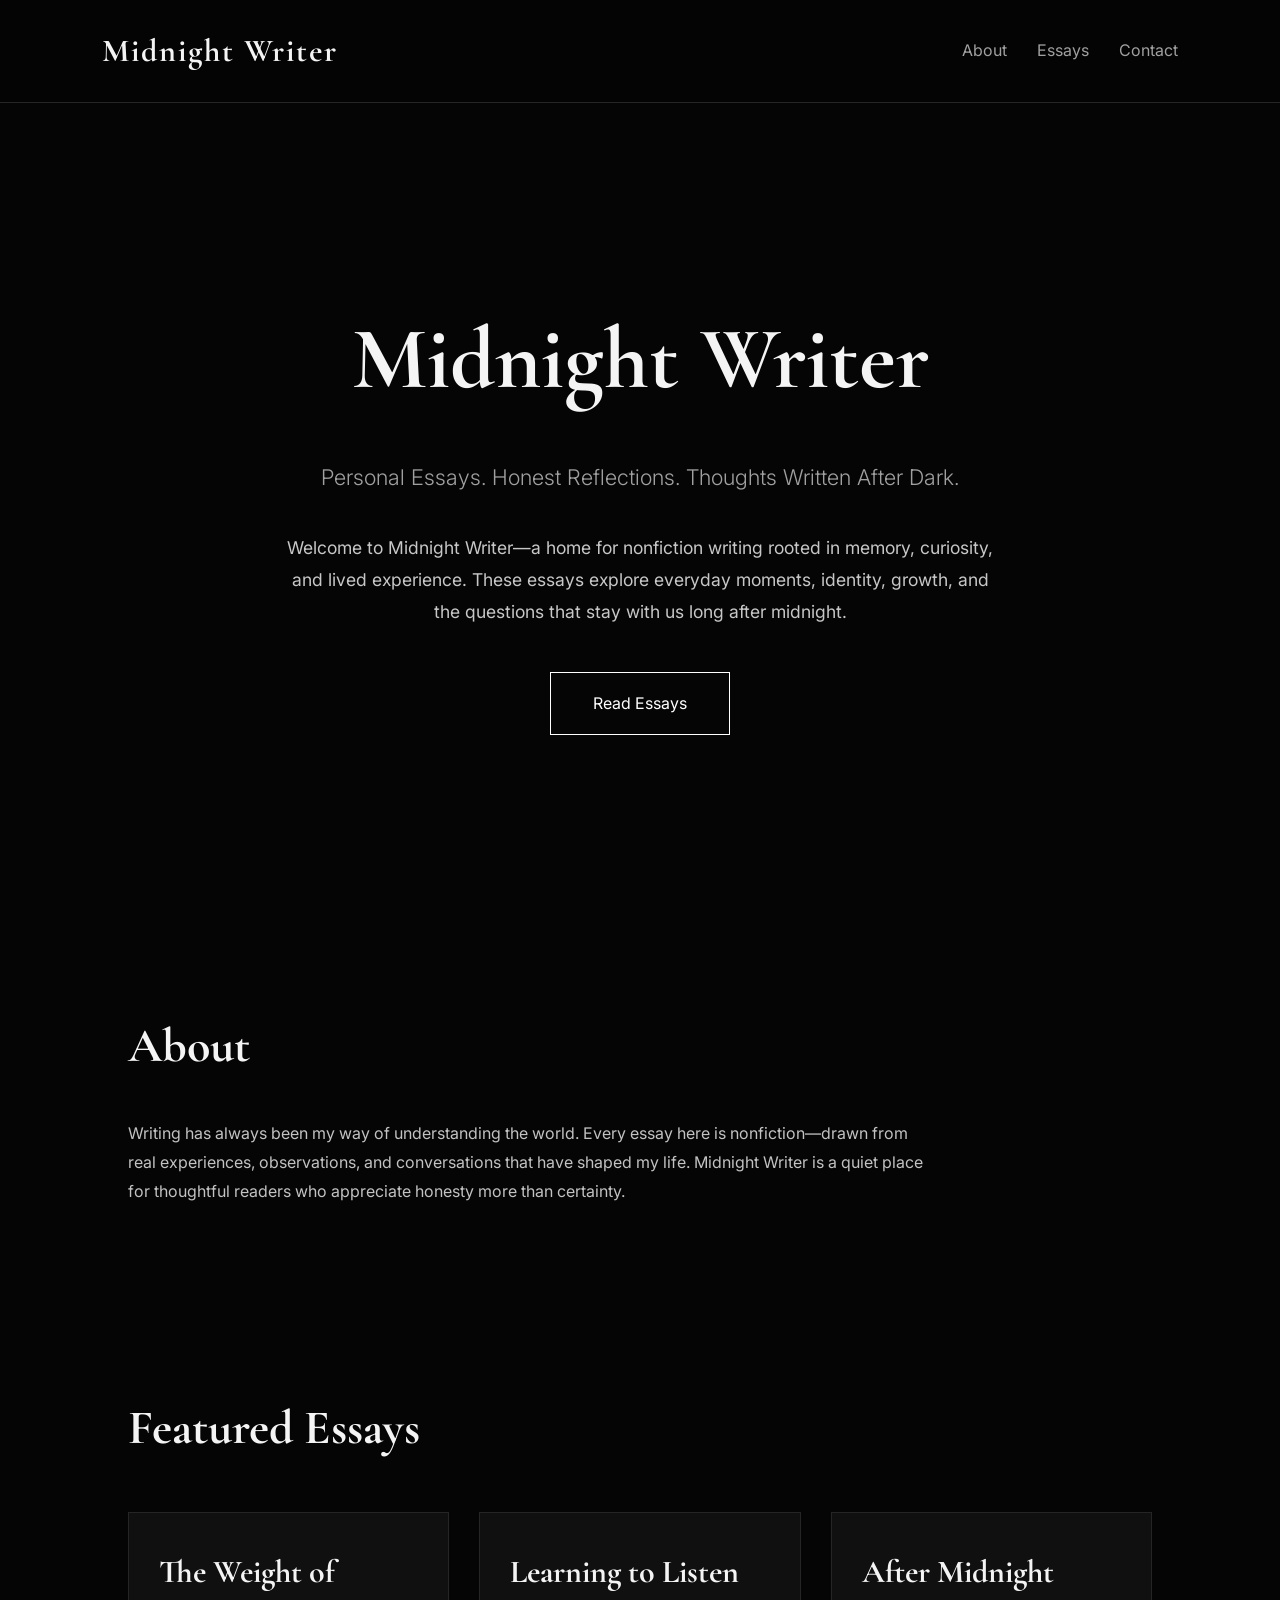
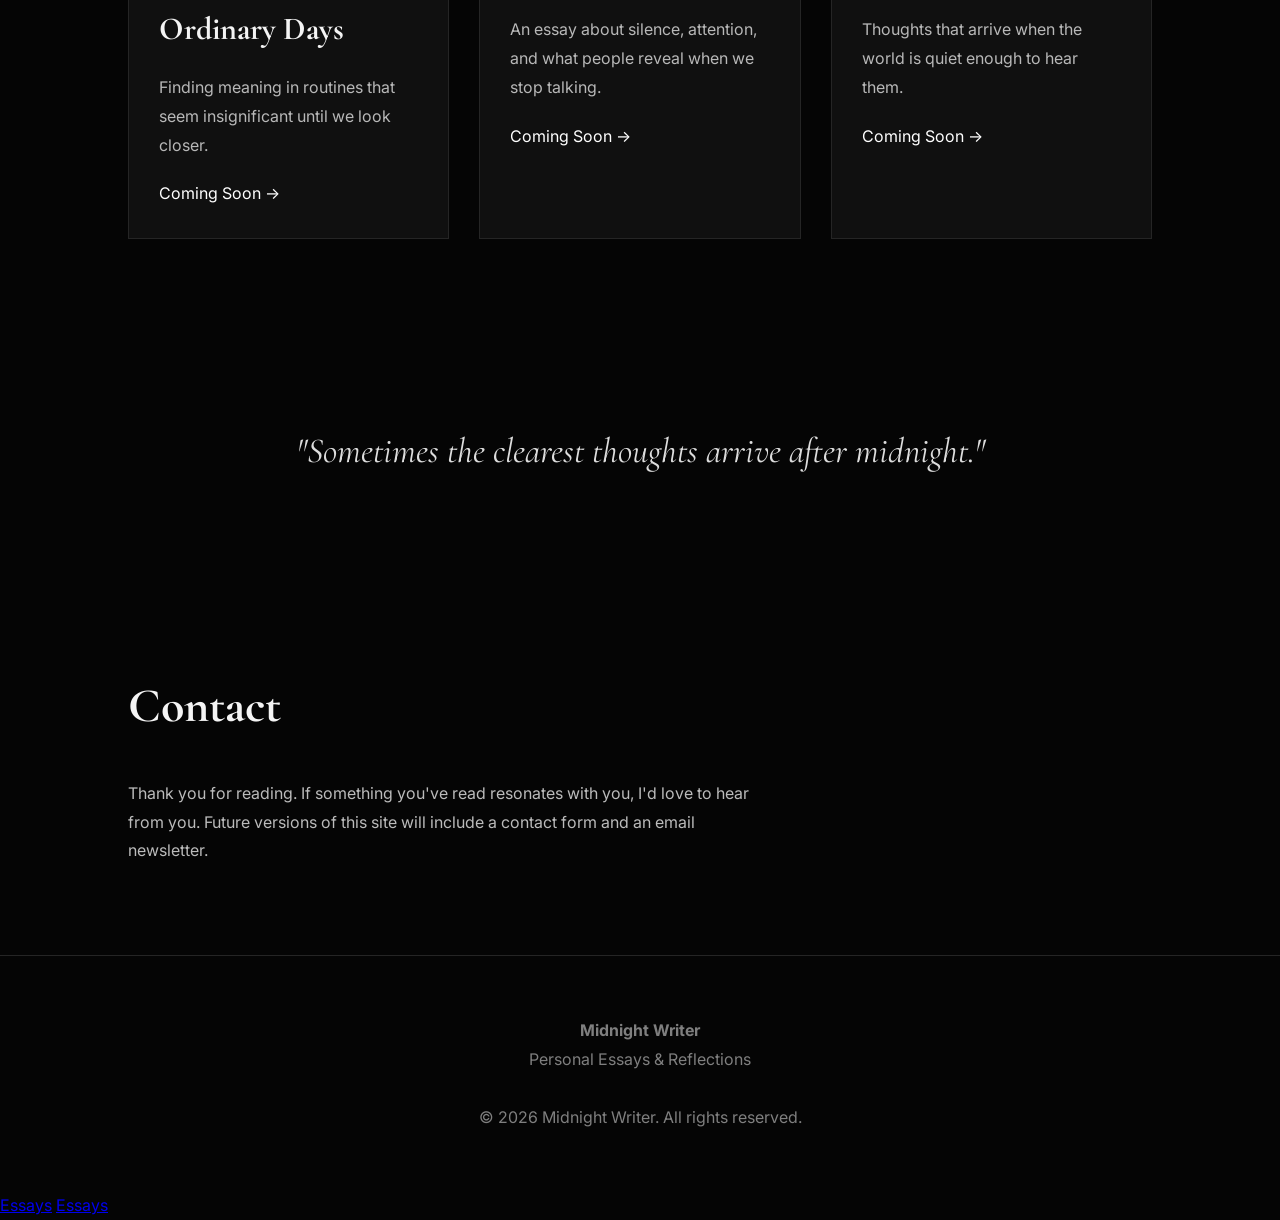
<file: index.html>
<!DOCTYPE html>
<html lang="en">
<head>
<meta charset="UTF-8">
<meta name="viewport" content="width=device-width, initial-scale=1.0">

<title>Midnight Writer | Personal Essays</title>

<link rel="preconnect" href="https://fonts.googleapis.com">
<link rel="preconnect" href="https://fonts.gstatic.com" crossorigin>

<link href="https://fonts.googleapis.com/css2?family=Inter:wght@300;400;500;700&family=Cormorant+Garamond:wght@400;600;700&display=swap" rel="stylesheet">

<style>

:root{
--bg:#050505;
--card:#101010;
--border:#252525;
--text:#f4f4f4;
--muted:#a0a0a0;
--accent:#ffffff;
}

*{
margin:0;
padding:0;
box-sizing:border-box;
}

html{
scroll-behavior:smooth;
}

body{
background:var(--bg);
color:var(--text);
font-family:Inter,sans-serif;
line-height:1.8;
}

header{
position:sticky;
top:0;
background:rgba(5,5,5,.92);
backdrop-filter:blur(12px);
border-bottom:1px solid var(--border);
padding:22px 8%;
display:flex;
justify-content:space-between;
align-items:center;
z-index:100;
}

.logo{
font-family:"Cormorant Garamond",serif;
font-size:2rem;
font-weight:700;
letter-spacing:2px;
}

nav{
display:flex;
gap:30px;
}

nav a{
color:var(--muted);
text-decoration:none;
transition:.3s;
}

nav a:hover{
color:white;
}

.hero{
min-height:90vh;
display:flex;
flex-direction:column;
justify-content:center;
align-items:center;
text-align:center;
padding:40px;
}

.hero h1{
font-family:"Cormorant Garamond",serif;
font-size:5.5rem;
margin-bottom:20px;
}

.hero h2{
font-weight:300;
font-size:1.35rem;
color:var(--muted);
margin-bottom:35px;
}

.hero p{
max-width:720px;
color:#c7c7c7;
font-size:1.1rem;
margin-bottom:45px;
}

.button{
display:inline-block;
padding:16px 42px;
border:1px solid white;
text-decoration:none;
color:white;
transition:.35s;
}

.button:hover{
background:white;
color:black;
}

section{
padding:90px 10%;
}

.section-title{
font-family:"Cormorant Garamond",serif;
font-size:3rem;
margin-bottom:30px;
}

.about p{
max-width:800px;
color:#c2c2c2;
}

.grid{
display:grid;
grid-template-columns:repeat(auto-fit,minmax(280px,1fr));
gap:30px;
margin-top:40px;
}

.card{
background:var(--card);
border:1px solid var(--border);
padding:30px;
transition:.3s;
}

.card:hover{
transform:translateY(-6px);
border-color:#444;
}

.card h3{
font-family:"Cormorant Garamond",serif;
font-size:2rem;
margin-bottom:15px;
}

.card p{
color:#b8b8b8;
margin-bottom:20px;
}

.read{
text-decoration:none;
color:white;
}

blockquote{
max-width:800px;
margin:auto;
font-family:"Cormorant Garamond",serif;
font-size:2.2rem;
text-align:center;
font-style:italic;
color:#ddd;
}

footer{
padding:60px 20px;
text-align:center;
border-top:1px solid var(--border);
color:#7f7f7f;
}

@media(max-width:768px){

header{
flex-direction:column;
gap:20px;
}

.hero h1{
font-size:3.4rem;
}

.hero h2{
font-size:1.1rem;
}

.section-title{
font-size:2.4rem;
}

}

</style>

</head>

<body>

<header>

<div class="logo">Midnight Writer</div>

<nav>
<a href="#about">About</a>
<a href="#essays">Essays</a>
<a href="#contact">Contact</a>
</nav>

</header>

<section class="hero">

<h1>Midnight Writer</h1>

<h2>Personal Essays. Honest Reflections. Thoughts Written After Dark.</h2>

<p>

Welcome to Midnight Writer—a home for nonfiction writing rooted in memory,
curiosity, and lived experience. These essays explore everyday moments,
identity, growth, and the questions that stay with us long after midnight.

</p>

<a class="button" href="#essays">Read Essays</a>

</section>

<section id="about" class="about">

<h2 class="section-title">About</h2>

<p>

Writing has always been my way of understanding the world. Every essay here is
nonfiction—drawn from real experiences, observations, and conversations that
have shaped my life. Midnight Writer is a quiet place for thoughtful readers
who appreciate honesty more than certainty.

</p>

</section>

<section id="essays">

<h2 class="section-title">Featured Essays</h2>

<div class="grid">

<div class="card">
<h3>The Weight of Ordinary Days</h3>
<p>
Finding meaning in routines that seem insignificant until we look closer.
</p>
<a class="read" href="#">Coming Soon →</a>
</div>

<div class="card">
<h3>Learning to Listen</h3>
<p>
An essay about silence, attention, and what people reveal when we stop talking.
</p>
<a class="read" href="#">Coming Soon →</a>
</div>

<div class="card">
<h3>After Midnight</h3>
<p>
Thoughts that arrive when the world is quiet enough to hear them.
</p>
<a class="read" href="#">Coming Soon →</a>
</div>

</div>

</section>

<section>

<blockquote>

"Sometimes the clearest thoughts arrive after midnight."

</blockquote>

</section>

<section id="contact">

<h2 class="section-title">Contact</h2>

<p style="max-width:650px;color:#bbb;">

Thank you for reading. If something you've read resonates with you, I'd love to
hear from you. Future versions of this site will include a contact form and an
email newsletter.

</p>

</section>

<footer>

<p><strong>Midnight Writer</strong></p>

<p>Personal Essays & Reflections</p>

<br>

<p>© 2026 Midnight Writer. All rights reserved.</p>

</footer>

</body>
</html>

<a href="#essays">Essays</a>

<a href="essays.html">Essays</a>
</file>
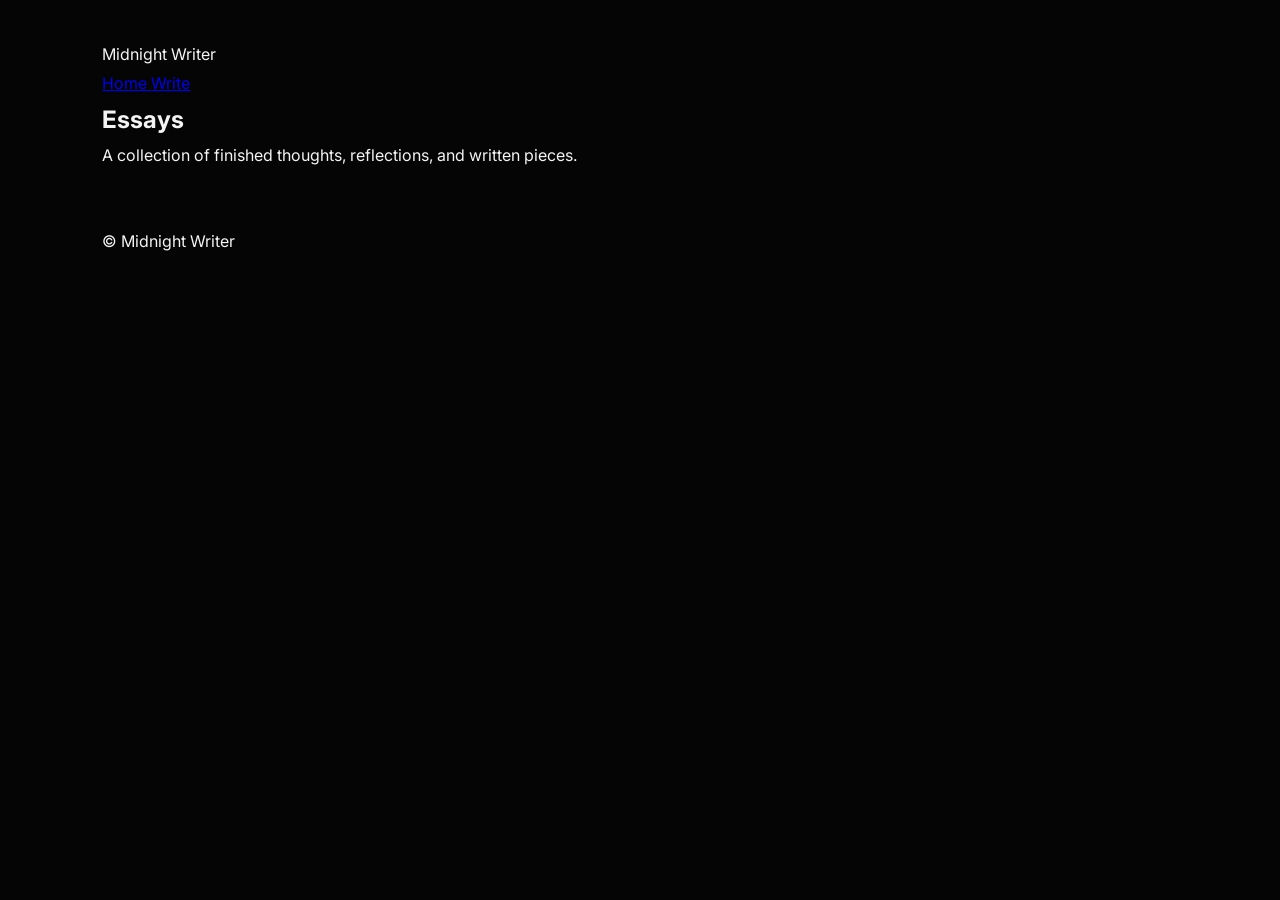
<file: essay.html>
<!DOCTYPE html> <html lang="en"> <head> <meta charset="UTF-8"> <meta name="viewport" content="width=device-width, initial-scale=1.0"> <title>Essays | Midnight Writer</title> <link href="https://fonts.googleapis.com/css2?family=Inter:wght@300;400;500;700&family=Cormorant+Garamond:wght@400;600;700&display=swap" rel="stylesheet"> <link rel="stylesheet" href="style.css"> </head> <body onload="loadEssays()"> <div class="container"> <nav> <div class="logo"> Midnight Writer </div> <div> <a href="index.html"> Home </a> <a href="write.html"> Write </a> </div> </nav> <section> <h1> Essays </h1> <p> A collection of finished thoughts, reflections, and written pieces. </p> <br><br> <section class="archive" id="essayArchive"> </section> </section> <footer> © Midnight Writer </footer> </div> <script src="script.js"></script> </body> </html>
</file>
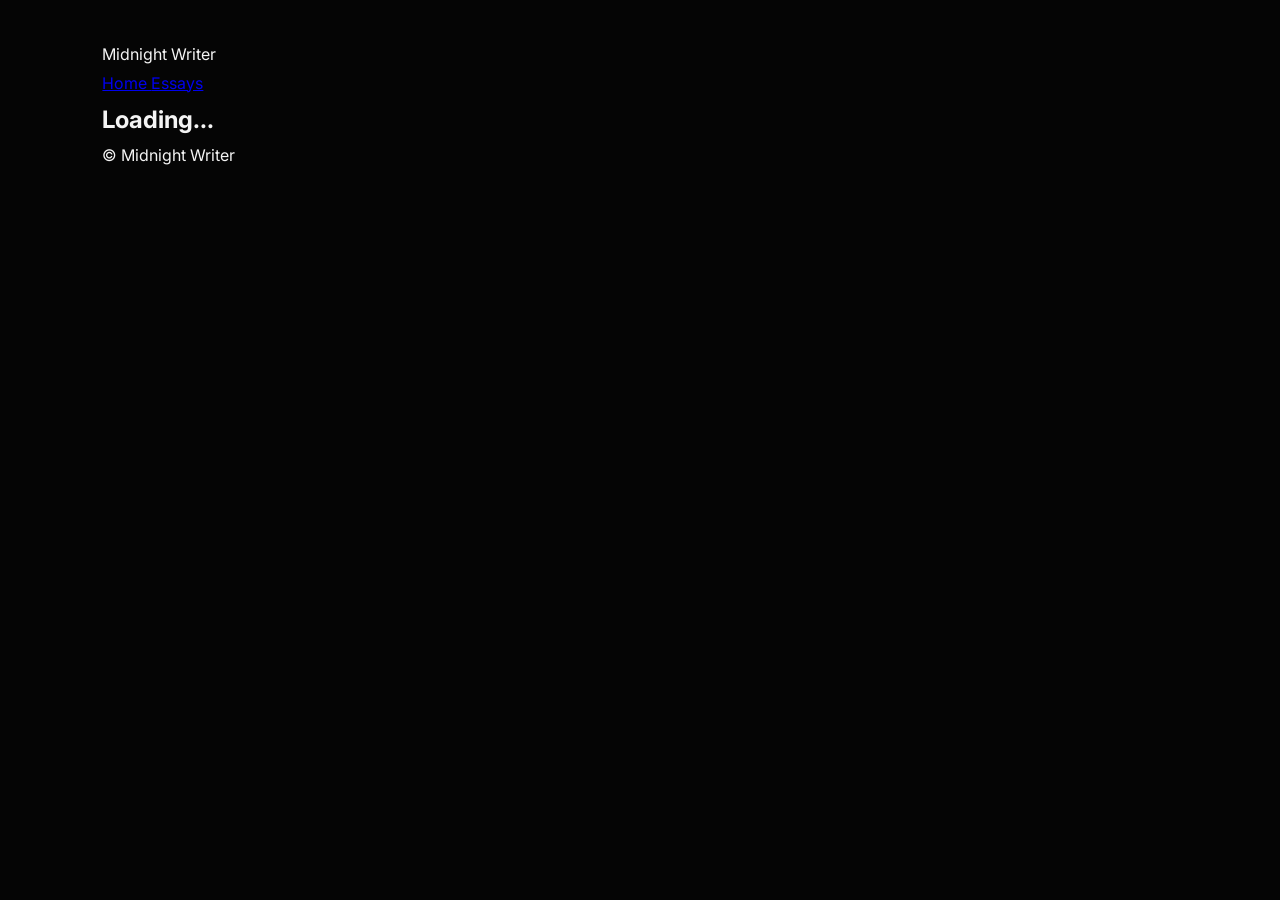
<file: read.html>
<!DOCTYPE html> <html lang="en"> <head> <meta charset="UTF-8"> <meta name="viewport" content="width=device-width, initial-scale=1.0"> <title>Read Essay | Midnight Writer</title> <link href="https://fonts.googleapis.com/css2?family=Inter:wght@300;400;500;700&family=Cormorant+Garamond:wght@400;600;700&display=swap" rel="stylesheet"> <link rel="stylesheet" href="style.css"> </head> <body onload="loadSingleEssay()"> <div class="container"> <nav> <div class="logo"> Midnight Writer </div> <div> <a href="index.html"> Home </a> <a href="essays.html"> Essays </a> </div> </nav> <article class="article" id="singleEssay"> <h1> Loading... </h1> </article> <footer> © Midnight Writer </footer> </div> <script src="script.js"></script> </body> </html>
</file>
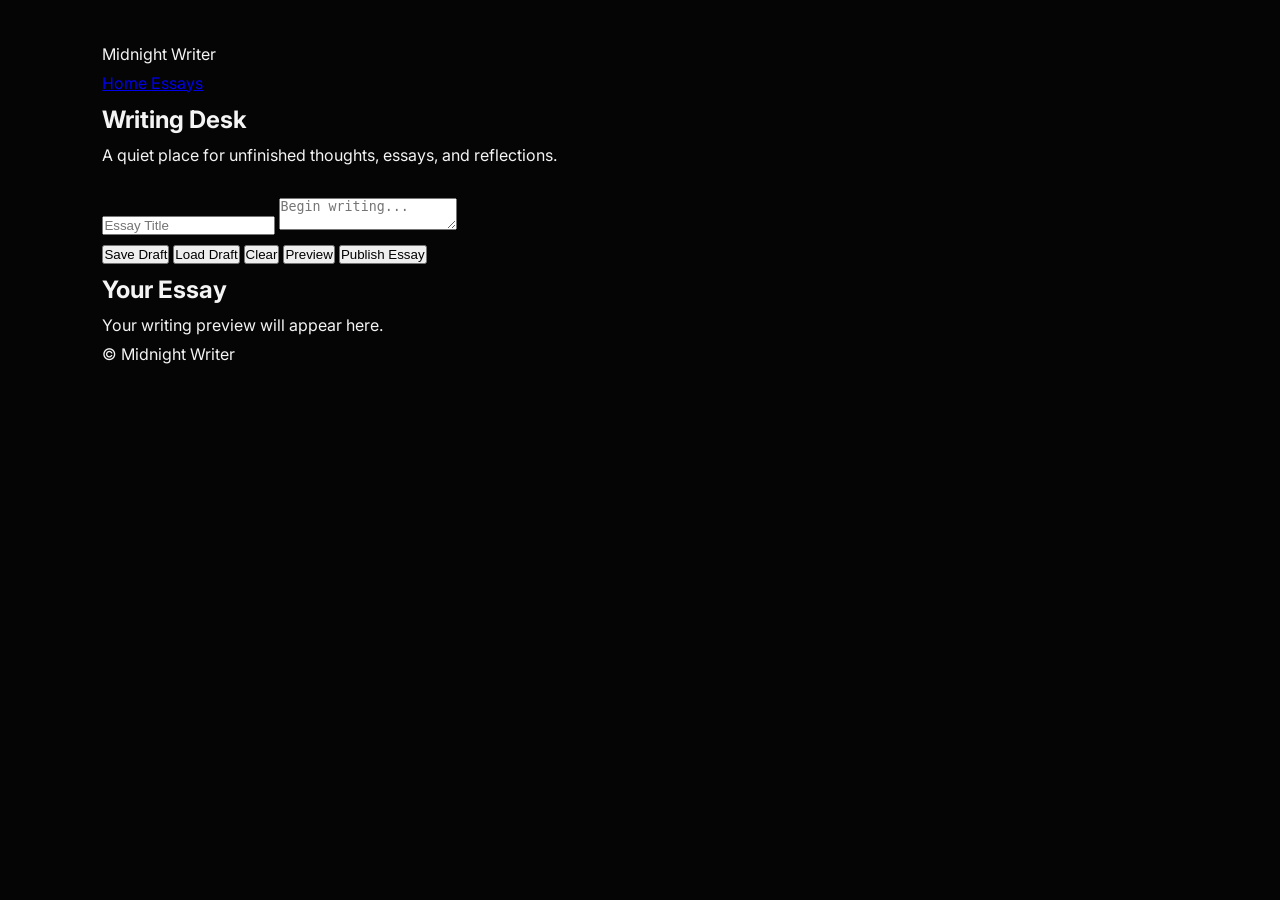
<file: write.html>
<!DOCTYPE html> <html lang="en"> <head> <meta charset="UTF-8"> <meta name="viewport" content="width=device-width, initial-scale=1.0"> <title>Writing Desk | Midnight Writer</title> <link href="https://fonts.googleapis.com/css2?family=Inter:wght@300;400;500;700&family=Cormorant+Garamond:wght@400;600;700&display=swap" rel="stylesheet"> <link rel="stylesheet" href="style.css"> </head> <body> <div class="container"> <nav> <div class="logo"> Midnight Writer </div> <div> <a href="index.html"> Home </a> <a href="essays.html"> Essays </a> </div> </nav> <section> <h1> Writing Desk </h1> <p> A quiet place for unfinished thoughts, essays, and reflections. </p> <br> <div class="editor"> <input id="title" placeholder="Essay Title" > <textarea id="content" placeholder="Begin writing..." ></textarea> <div class="buttons"> <button onclick="saveDraft()"> Save Draft </button> <button onclick="loadDraft()"> Load Draft </button> <button onclick="clearDraft()"> Clear </button> <button onclick="previewEssay()"> Preview </button> <button onclick="publishEssay()"> Publish Essay </button> </div> </div> </section> <section> <div class="card"> <h2 id="previewTitle"> Your Essay </h2> <p id="previewText"> Your writing preview will appear here. </p> </div> </section> <footer> © Midnight Writer </footer> </div> <script src="script.js"></script> </body> </html>
</file>
<file: style.css>
:root{ --bg:#050505; --card:#101010; --panel:#0b0b0b; --border:#252525; --text:#f4f4f4; --muted:#a0a0a0; } *{ margin:0; padding:0; box-sizing:border-box; } body{ background:var(--bg); color:var(--text); font-family:Inter, Arial, sans-serif; line-height:1.8; padding:40px 8%; } h1, h2, h3{ font-family:"Cormorant Garamond", Georgia, :root{ --bg:#050505; --card:#101010; --panel:#0b0b0b; --border:#252525; --text:#f4f4f4; --muted:#a0a0a0; } *{ margin:0; padding:0; box-sizing:border-box; } body{ background:var(--bg); color:var(--text); font-family:Inter, Arial, sans-serif; line-height:1.8; padding:40px 8%; } h1, h2, h3{ font-family:"Cormorant Garamond", Georgia, serif; font-weight:600; } h1{ font-size:4rem; line-height:1.1; } h2{ font-size:2.5rem; } p{ color:#d0d0d0; } a{ color:white; text-decoration:none; } .container{ max-width:1100px; margin:auto; } /* Navigation */ nav{ display:flex; justify-content:space-between; align-items:center; margin-bottom:70px; } .logo{ font-family:"Cormorant Garamond",serif; font-size:2rem; } nav a{ color:#aaa; margin-left:25px; } nav a:hover{ color:white; } /* Hero */ .hero{ padding:80px 0; } .hero p{ max-width:700px; font-size:1.2rem; color:var(--muted); margin-top:25px; } /* Buttons */ .button{ display:inline-block; margin-top:35px; padding:14px 35px; border:1px solid white; background:white; color:black; transition:.3s; } .button:hover{ background:black; color:white; } /* Writing Desk */ .editor{ background:var(--card); border:1px solid var(--border); padding:35px; } input, textarea{ width:100%; background:#080808; border:1px solid var(--border); color:white; padding:18px; margin-bottom:25px; font-size:1rem; } input{ font-family:"Cormorant Garamond",serif; font-size:2rem; } textarea{ height:500px; resize:vertical; line-height:1.9; } /* Controls */ .buttons{ display:flex; gap:15px; flex-wrap:wrap; } button{ padding:12px 28px; background:white; border:1px solid white; color:black; cursor:pointer; } button:hover{ background:black; color:white; } /* Essay Archive */ .archive{ display:grid; grid-template-columns: repeat(auto-fit,minmax(300px,1fr)); gap:30px; } .card{ background:var(--card); border:1px solid var(
--border); padding:35px; transition:.3s; } .card:hover{ transform:translateY(-5px); border-color:#555; } .date{ color:#777; font-size:.9rem; margin:15px 0; } .excerpt{ color:#ccc; } /* Reading Page */ .article{ max-width:850px; margin:auto; } .article p{ font-size:1.15rem; margin-bottom:35px; } .quote{ font-family:"Cormorant Garamond",serif; font-size:2rem; border-left:2px solid #555; padding-left:25px; margin:50px 0; } /* Footer */ footer{ margin-top:100px; text-align:center; color:#777; } /* Mobile */ @media(max-width:700px){ body{ padding:30px 5%; } h1{ font-size:3rem; } nav{ flex-direction:column; gap:20px; } }
.editor textarea {
    width: 100%;
    height: 600px;
    font-size: 18px;
    line-height: 1.6;
    padding: 20px;
    resize: vertical;
}
</file>
